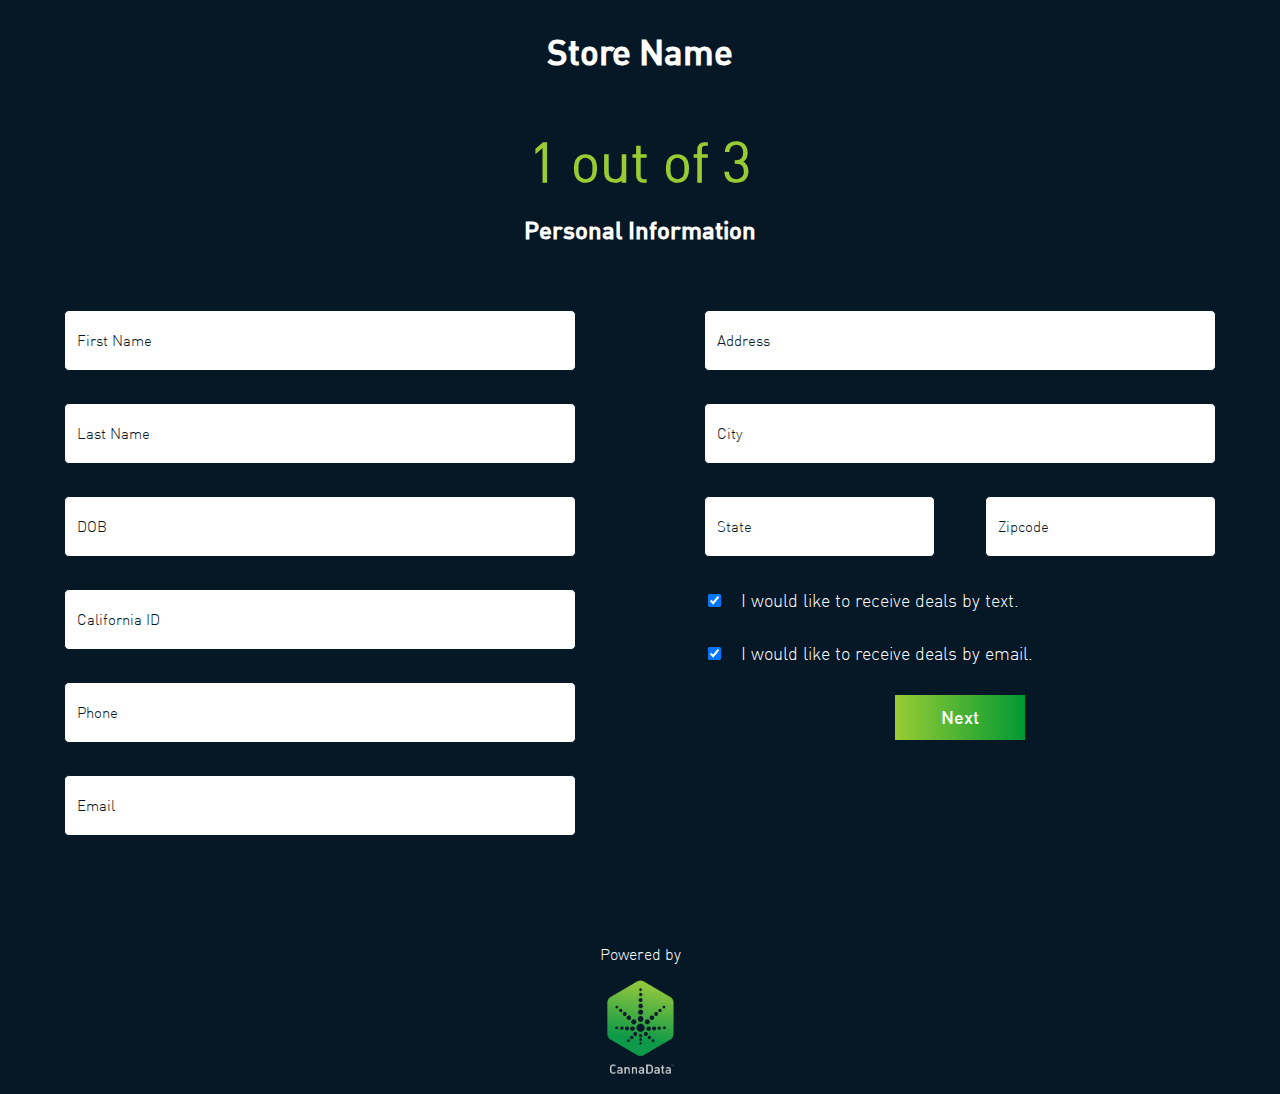
<file: index.html>
<!DOCTYPE html>
<html lang="en">
  <head>
    <meta charset="utf-8">
    <meta http-equiv="X-UA-Compatible" content="IE=edge">
    <meta name="viewport" content="width=device-width, initial-scale=1">
    <!-- The above 3 meta tags *must* come first in the head; any other head content must come *after* these tags -->
    <title>Cannadata Patient Sign In Form</title>

    <link rel="stylesheet" type="text/css" href="css/stylesheet.css">
  </head>
  <body>
    <div class="content">

        <div class="store-name">
            <h1>Store Name</h1>
        </div>

        <form class="form" id="start" action="stage2.html">
            <div class="progressbar center-text">
                <h1 class="progress-stages">1 out of 3</h1>
                <h2>Personal Information</h2>
            </div>

            <div class="form-section" id="stage-contain">
                <div class="form-left" id="stage-1">
                    <input type="text" name="fname" required placeholder="First Name">
                    <input type="text" name="lname" required placeholder="Last Name">
                    <input type="text" name="dob" required placeholder="DOB">
                    <input type="text" name="caliid" required placeholder="California ID">
                    <input type="text" name="phone" required placeholder="Phone">
                    <input type="text" name="email" required placeholder="Email">
                </div>
                <div class="form-right" id="stage-1">
                    <input type="text" name="address" required placeholder="Address">
                    <input type="text" name="city" required placeholder="City">
                    <div id="state-zip">
                        <input type="text" name="state" required placeholder="State">
                        <input type="text" name="zip" required placeholder="Zipcode">
                    </div>
                    <div class="checkbox">
                        <li><input id="deals-by-text" type="checkbox" name="deals-by-text" value="deals-by-text" checked="checked"><label for="deals-by-text">I would like to receive deals by text.</label></li>
                        <li><input id="deals-by-email" type="checkbox" name="deals-by-email" value="deals-by-email" checked="checked"><label for="deals-by-email">I would like to receive deals by email.</label></li>
                    </div>
                    <a href="stage2.html"><button type="button" class="next-button" name="next" value="next">Next</button></a>
                </div>
            </div>
        </form>

        <div class"footer-box">
            <div class="powered">
                <p>Powered by</p>
            </div>
            <div class="logo">
                <img src="images/cannadata_logo_white.png" height="94" width="67">
            </div>
            <br>
        </div>
    </div>

  </body>
</html>
</file>
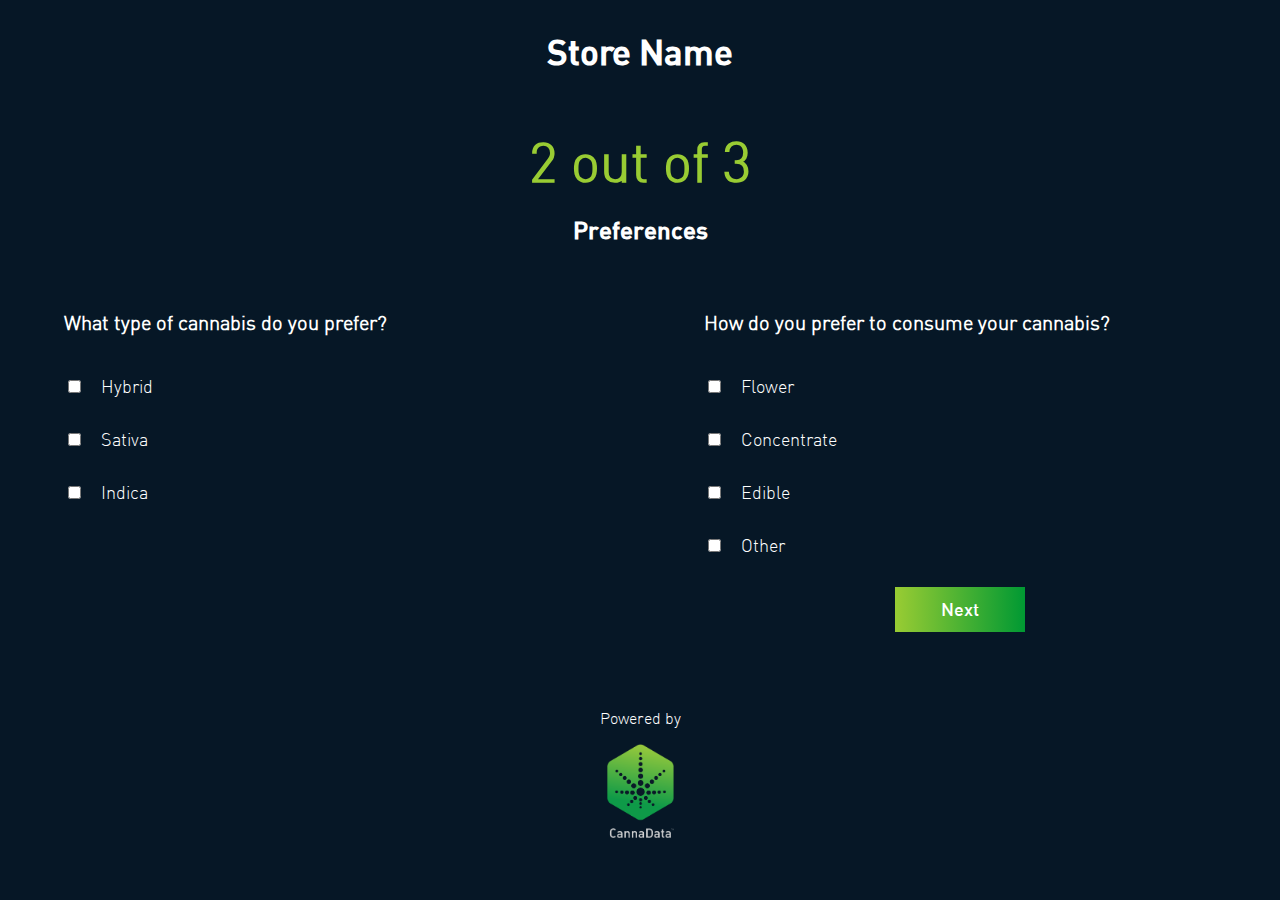
<file: stage2.html>
<!DOCTYPE html>
<html lang="en">
    <head>
        <meta charset="utf-8">
        <meta http-equiv="X-UA-Compatible" content="IE=edge">
        <meta name="description" content="">
        <meta name="viewport" content="width=device-width, initial-scale=1">
        <title>Cannadata Patient Sign In Form</title>
        <link rel="stylesheet" type="text/css" href="css/stylesheet.css">
    </head>
    <body>
        <div class="content">

            <div class="store-name">
                <h1>Store Name</h1>
            </div>

            <form class="form" id="start">
                <div class="progressbar center-text">
                    <h1 class="progress-stages">2 out of 3</h1>
                    <h2>Preferences</h2>
                </div>

                <div class="form-section">
                    <div class="form-left">
                        <h3>What type of cannabis do you prefer?</h3>
                        <div class="checkbox">
                            <li><input type="checkbox" id="hybrid" name="hybrid" value="hybrid"><label for="hybrid">Hybrid</label></li>
                            <li><input type="checkbox" id="sativa" name="sativa" value="sativa"><label for="sativa">Sativa</label></li>
                            <li><input type="checkbox" id="indica" name="indica" value="indica"><label for="indica">Indica</label></li>
                        </div>
                    </div>

                    <div class="form-right">
                        <h3>How do you prefer to consume your cannabis?</h3>
                        <div class="checkbox">
                            <li><input type="checkbox" id="flower" name="flower" value="flower"><label for="flower">Flower</label></li>
                            <li><input type="checkbox" id="concentrate" name="concentrate" value="concentrate"><label for="concentrate">Concentrate</label></li>
                            <li><input type="checkbox" id="edible" name="edible" value="edible"><label for="edible">Edible</label></li>
                            <li><input type="checkbox" id="other" name="other" value="other"><label for="other">Other</label></li>
                        </div>
                        <a href="stage3.html"><button type="button" class="next-button" name="next" value="next">Next</button></a>
                    </div>
                </div>
            </form>

            <div class"footer-box">
                <div class="powered">
                    <p>Powered by</p>
                </div>
                <div class="logo">
                    <img src="images/cannadata_logo_white.png" height="94" width="67">
                </div>
                <br>
            </div>
        </div>
    </body>
</html>
</file>
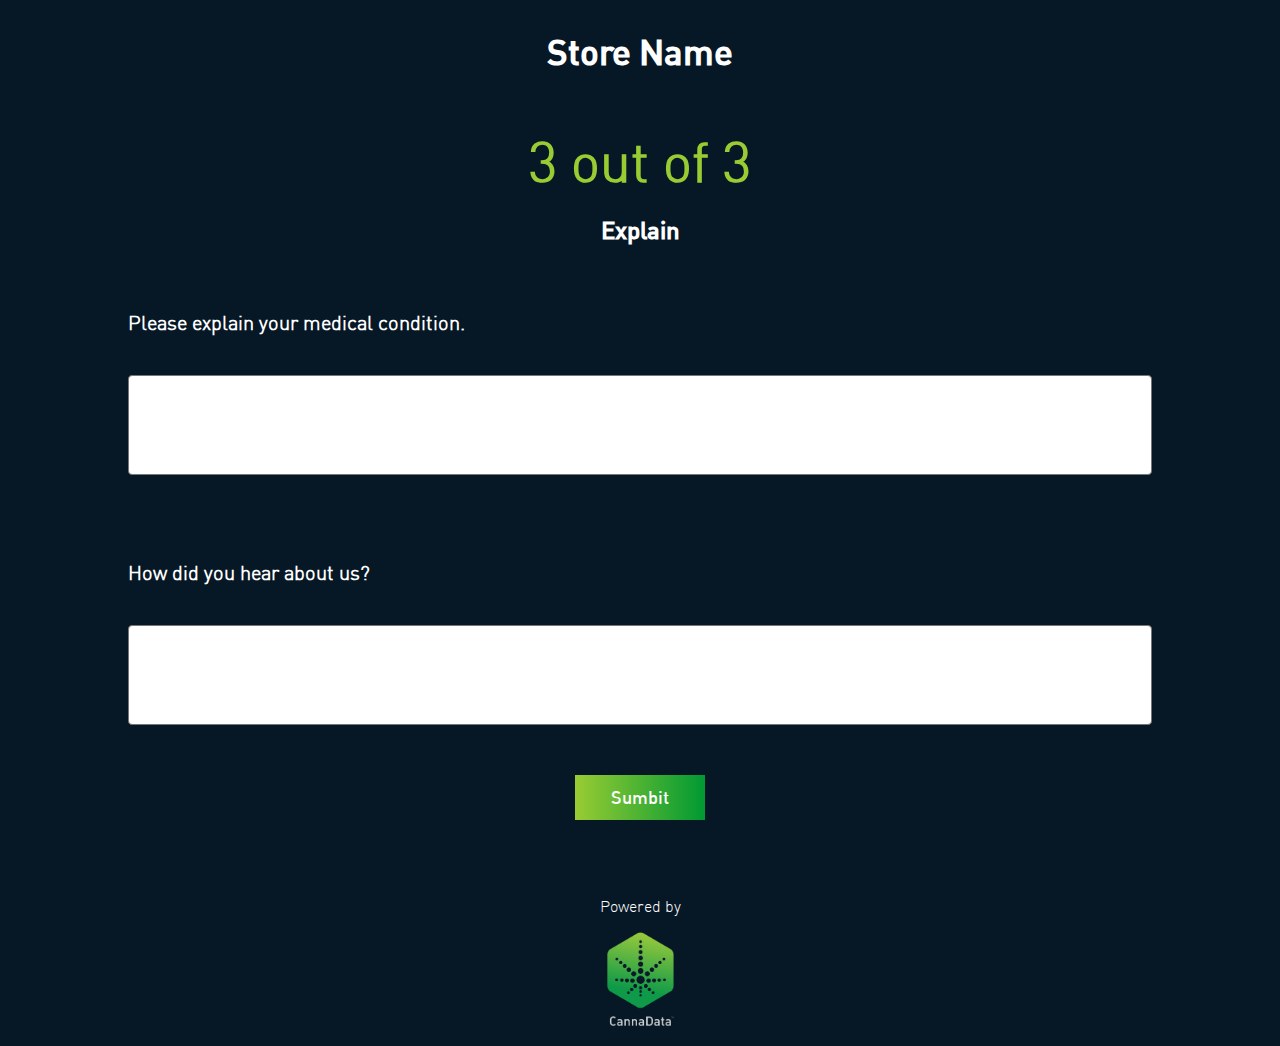
<file: stage3.html>
<!DOCTYPE html>
<html class="no-js">
    <head>
        <meta charset="utf-8">
        <meta http-equiv="X-UA-Compatible" content="IE=edge">
        <meta name="description" content="">
        <meta name="viewport" content="width=device-width, initial-scale=1">
        <title>Cannadata Patient Sign In Form</title>
        <link rel="stylesheet" type="text/css" href="css/stylesheet.css">
    </head>
    <body>
        <div class="content">

            <div class="store-name">
                <h1>Store Name</h1>
            </div>

            <form class="form" id="start">
                <div class="progressbar center-text">
                    <h1 class="progress-stages">3 out of 3</h1>
                    <h2>Explain</h2>
                </div>

                <div class="form-section" id="col">
                    <div class="form-left">
                        <h3>Please explain your medical condition.</h3>
                                <textarea name="medical-condition"></textarea>
                    </div>

                    <div class="form-right">
                        <h3>How did you hear about us?</h3>
                                <textarea name="hear-about-us"></textarea>
                        <a href="submit.html"><button type="button" class="submit-button" name="submit" value="submit">Sumbit</button></a>
                    </div>
                </div>
            </form>

            <div class"footer-box">
                <div class="powered">
                    <p>Powered by</p>
                </div>
                <div class="logo">
                    <img src="images/cannadata_logo_white.png" height="94" width="67">
                </div>
                <br>
            </div>
        </div>
    </body>
</html>
</file>
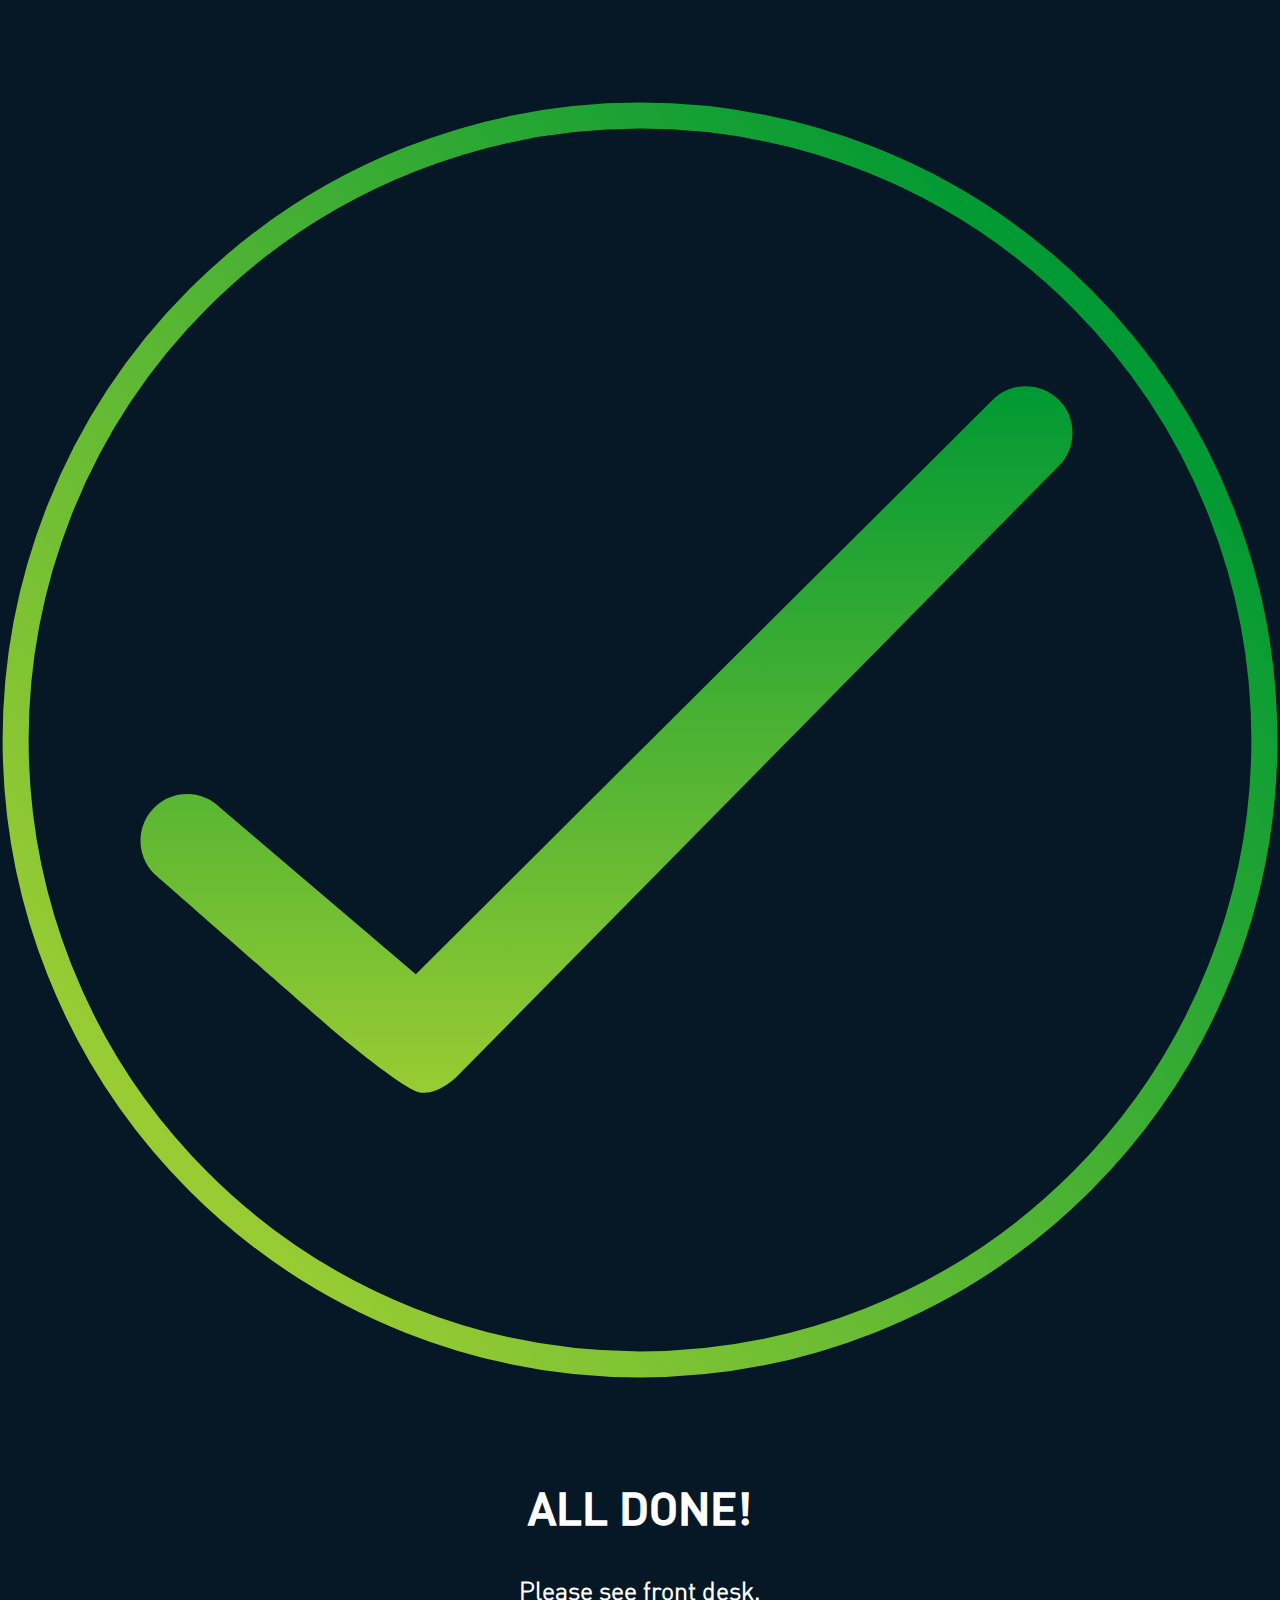
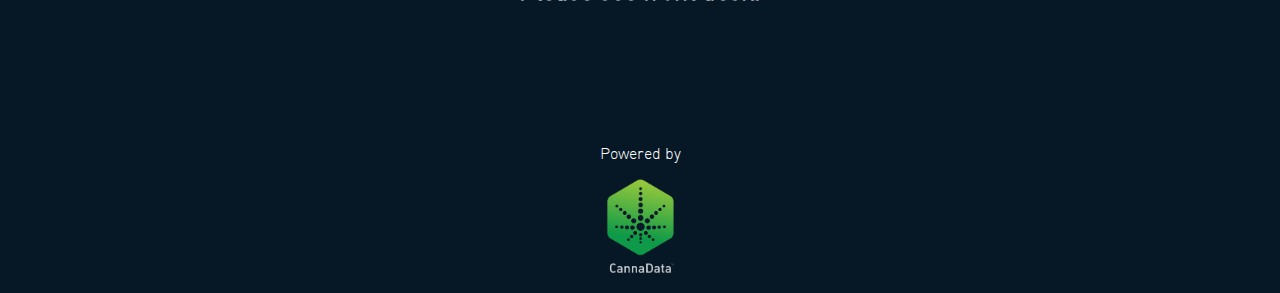
<file: submit.html>
<!DOCTYPE html>
<html class="no-js">
    <head>
        <meta charset="utf-8">
        <meta http-equiv="X-UA-Compatible" content="IE=edge">
        <meta name="description" content="">
        <meta name="viewport" content="width=device-width, initial-scale=1">
        <title>Cannadata Patient Sign In Form</title>
        <link rel="stylesheet" type="text/css" href="css/stylesheet.css">
    </head>
    <body>        
        <div class="content">

            <div class="final-message">
                <img src="images/check-mark.svg" alt="">
                <h1>ALL DONE!</h1>
                <h2>Please see front desk.</h2>
            </div>

            <div class"footer-box">
                <div class="powered">
                    <p>Powered by</p>
                </div>
                <div class="logo">
                    <img src="images/cannadata_logo_white.png" height="94" width="67">
                </div>
                <br>
            </div>

        </div>

    </body>
</html>
</file>
<file: css/stylesheet.css>
@font-face {
    font-family: DinLight;
    src: url(../font/din_light.ttf);
}

@font-face {
    font-family: DinMedium;
    src: url(../font/din_medium.ttf);
}


body, html {
    font-family: DinLight;
    color: white;
    background-color: #061726;
    margin: 0;
}

h1 {
    text-align: center;
    font-family: DinMedium;
    font-size: 35px;
    margin: 0 0 10px 0;
}

h2 {
    text-align: center;
    font-family: DinMedium;
}

h3 {
    font-family: DinLight;
    font-size: 20px;
    margin: 0 0 40px 0;;
}

.final-message h1 {
    text-align: center;
    font-family: DinMedium;
    font-size: 45px;
    margin: 0 0 10px 0;
}

.final-message h2 {
    font-family: DinLight;
    font-size: 25px;
    margin-top: 30px;
}

.checkbox li label {
    font-size: 18px;
    margin: 0;
}

.store-name {
    margin: 30px 0 55px 0;
    text-align: center;
}

.progress-stages {
    font-size: 55px;
    color: #99cc33;
    font-family: DinLight;
    text-align: center;
}

.progressbar {
    margin-bottom: 25px;
}

.form {
    display: -webkit-box;
    display: -ms-flexbox;
    display: flex;
    -webkit-box-orient: vertical;
    -webkit-box-direction: normal;
        -ms-flex-direction: column;
            flex-direction: column;
    margin-bottom: 40px;
}

.form-section {
    /*border: 2px solid white;*/
    display: -webkit-box;
    display: -ms-flexbox;
    display: flex;
    -webkit-box-orient: horizontal;
    -webkit-box-direction: normal;
        -ms-flex-direction: row;
            flex-direction: row;
    -ms-flex-pack: distribute;
        justify-content: space-around;
    padding: 20px 0px;
    /*flex-wrap: wrap;*/
}

.form-left, .form-right {
    /*border: 2px solid red;*/
    display: -webkit-box;
    display: -ms-flexbox;
    display: flex;
    -webkit-box-orient: vertical;
    -webkit-box-direction: normal;
        -ms-flex-direction: column;
            flex-direction: column;
    /*width: 40%;*/
    -webkit-box-flex: 0;
        -ms-flex: 0 0 40%;
            flex: 0 0 40%;
    min-height: 250px;
    
}

#col {
    -ms-flex-item-align: center;
        align-self: center;
    -webkit-box-orient: vertical;
    -webkit-box-direction: normal;
        -ms-flex-direction: column;
            flex-direction: column;
    width: 80%;
    min-height: 500px;
}

.form input[type=text] {
    border: 1px solid #061726;
    font-family: DinLight;
    padding: 20px 12px;
    margin-bottom: 32px;
	border-radius: 5px;
	color:  #061726;
	font-size: 15px;
}

::-webkit-input-placeholder { /* Chrome/Opera/Safari */
  color:#061726;
}
::-moz-placeholder { /* Firefox 19+ */
  color:#061726;
}
:-ms-input-placeholder { /* IE 10+ */
  color:#061726;
}
:-moz-placeholder { /* Firefox 18- */
  color:#061726;
}

#state-zip {
    display: -webkit-box;
    display: -ms-flexbox;
    display: flex;
    -webkit-box-pack: justify;
        -ms-flex-pack: justify;
            justify-content: space-between;
}

#state-zip input {
    width:40%;
}

.checkbox {
    display: -webkit-box;
    display: -ms-flexbox;
    display: flex;
    -webkit-box-orient: vertical;
    -webkit-box-direction: normal;
        -ms-flex-direction: column;
            flex-direction: column;
    -webkit-box-pack: start;
        -ms-flex-pack: start;
            justify-content: flex-start;
    -ms-flex-item-align: start;
        align-self: flex-start;
}

.checkbox li {
    display: -webkit-inline-box;
    display: -ms-inline-flexbox;
    display: inline-flex;
    -webkit-box-orient: horizontal;
    -webkit-box-direction: normal;
        -ms-flex-direction: row;
            flex-direction: row;
    -webkit-box-flex: 1;
        -ms-flex: 1;
            flex: 1;
    -ms-flex-line-pack: center;
        align-content: center;
    margin-bottom: 30px;
}

.checkbox input {
    margin-right:20px;
}

input[type=checkbox], input[type=radio] {
    vertical-align: middle;
    /*position: relative;*/
    bottom: 10px;
    padding:10px;
}

a {
    margin: 0 auto;
    -ms-flex-item-align: center;
        align-self: center;
}

button{
    /*display: flex;*/
    -ms-flex-item-align: center;
        align-self: center;
    background: -webkit-gradient(linear, left top, right top, from(#99cc33), to(#009933));
    background: -webkit-linear-gradient(left, #99cc33, #009933);
    background: -o-linear-gradient(left, #99cc33, #009933);
    background: linear-gradient(90deg, #99cc33, #009933);
    color: white;
    font-family: DinMedium;
    font-size: 18px;
    width: 130px;
    height: 45px;
    margin: 0px;
    border: none;
} 

textarea {
    width: 100%;
    height: 100px;
    padding: 12px 20px;
    -webkit-box-sizing: border-box;
            box-sizing: border-box;
    border-radius: 4px;
    background-color: white;
    resize: none;
    margin-bottom: 50px;
}

.final-message {
    /*border: 2px solid palevioletred;*/
    display: -webkit-box;
    display: -ms-flexbox;
    display: flex;
    -webkit-box-orient: vertical;
    -webkit-box-direction: normal;
        -ms-flex-direction: column;
            flex-direction: column;
    -webkit-box-pack: center;
        -ms-flex-pack: center;
            justify-content: center;
    -ms-flex-line-pack: center;
        align-content: center;
    margin: 100px 0px;
}

.final-message img {
    margin-bottom: 100px;
}

.footer-box {
    display: -webkit-box;
    display: -ms-flexbox;
    display: flex;
    -ms-flex-line-pack: center;
        align-content: center;
}

.powered, .logo {
    display: -webkit-box;
    display: -ms-flexbox;
    display: flex;
    -webkit-box-pack: center;
        -ms-flex-pack: center;
            justify-content: center;
}

@media all and (max-width:600px) {
    .form input[type=text] {
        width: 80%;
    }

    .form-section {
     -webkit-box-orient: vertical;
     -webkit-box-direction: normal;
         -ms-flex-direction: column;
             flex-direction: column;
    }

    .form-left, .form-right{
        -webkit-box-flex: 1;
            -ms-flex: 1;
                flex: 1;
        -webkit-box-align: center;
            -ms-flex-align: center;
                align-items: center;
    }

    .form-right h3 {
        text-align: left;
    }

    #stage-contain {
        min-height: 100vh; 
    }

    #stage-1 {
        min-height: 75vh;
    }

    .checkbox {
        margin-left: 8%;
    }

    #state-zip {
        width: 85%;
    }

}
</file>
